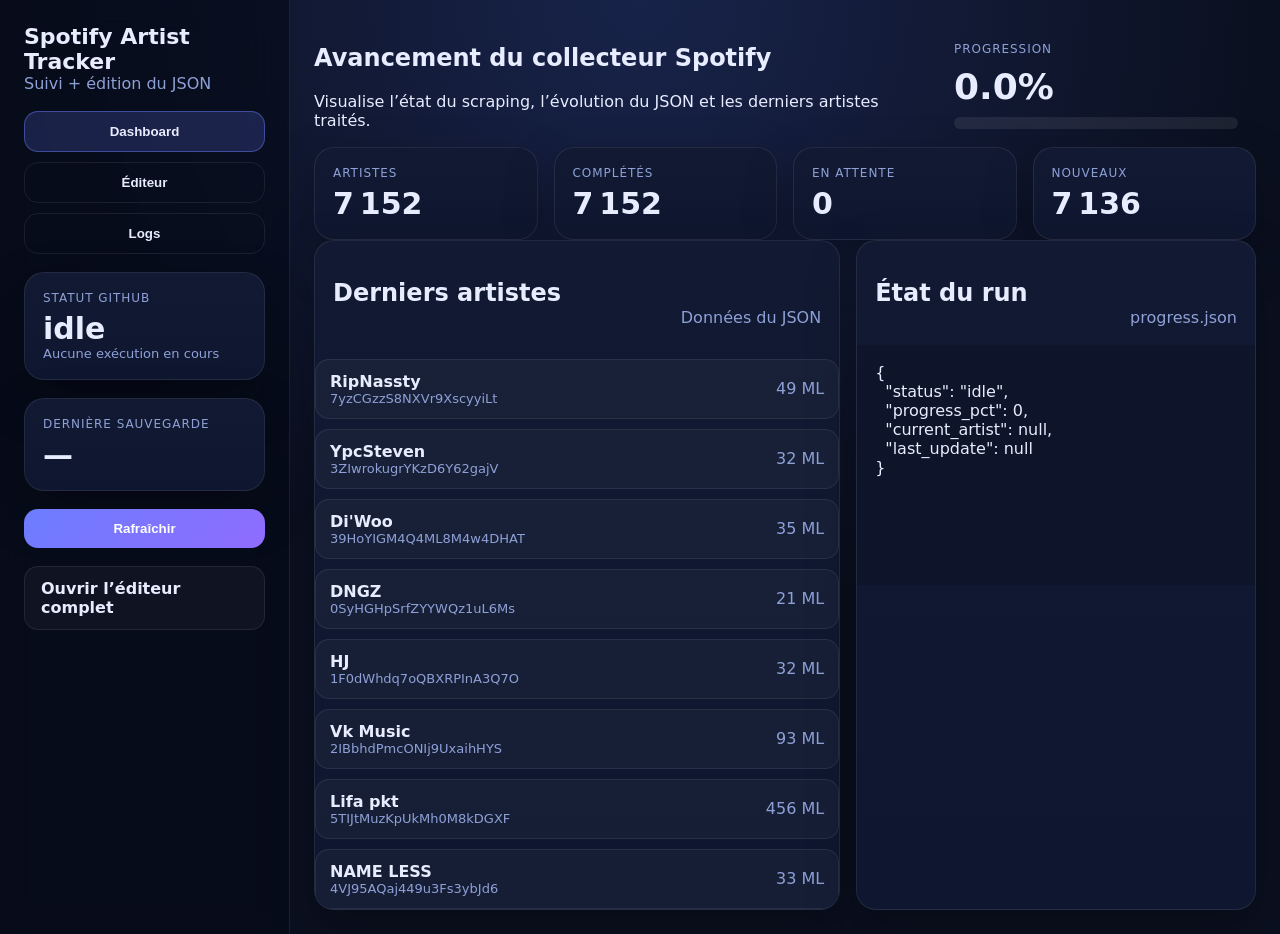
<file: index.html>
<!doctype html>
<html lang="fr">
<head>
  <meta charset="utf-8" />
  <meta name="viewport" content="width=device-width, initial-scale=1" />
  <title>Spotify Artist Tracker</title>
  <link rel="stylesheet" href="style.css" />
</head>
<body>
  <div class="app-shell">
    <aside class="sidebar">
      <div>
        <div class="brand">Spotify Artist Tracker</div>
        <div class="muted">Suivi + édition du JSON</div>
      </div>

      <nav class="nav">
        <button class="nav-btn active" data-view="dashboard">Dashboard</button>
        <button class="nav-btn" data-view="editor">Éditeur</button>
        <button class="nav-btn" data-view="logs">Logs</button>
      </nav>

      <div class="sidebar-card">
        <div class="label">Statut GitHub</div>
        <div id="ghStatus" class="big-value">Inconnu</div>
        <div id="ghMeta" class="muted small">Chargement...</div>
      </div>

      <div class="sidebar-card">
        <div class="label">Dernière sauvegarde</div>
        <div id="lastSave" class="big-value">—</div>
      </div>

      <button id="refreshBtn" class="primary-btn">Rafraîchir</button>
      <a class="secondary-link" href="editor.html">Ouvrir l’éditeur complet</a>
    </aside>

    <main class="content">
      <section id="dashboardView" class="view active">
        <header class="hero">
          <div>
            <h1>Avancement du collecteur Spotify</h1>
            <p>Visualise l’état du scraping, l’évolution du JSON et les derniers artistes traités.</p>
          </div>
          <div class="hero-card">
            <div class="label">Progression</div>
            <div id="progressText" class="progress-text">0%</div>
            <div class="progress-bar"><div id="progressFill" class="progress-fill"></div></div>
          </div>
        </header>

        <section class="grid stats-grid">
          <div class="card stat"><div class="label">Artistes</div><div id="totalArtists" class="value">0</div></div>
          <div class="card stat"><div class="label">Complétés</div><div id="doneArtists" class="value">0</div></div>
          <div class="card stat"><div class="label">En attente</div><div id="pendingArtists" class="value">0</div></div>
          <div class="card stat"><div class="label">Nouveaux</div><div id="newArtists" class="value">0</div></div>
        </section>

        <section class="grid two-col">
          <div class="card">
            <div class="section-head"><h2>Derniers artistes</h2><span class="muted">Données du JSON</span></div>
            <div id="recentArtists" class="list"></div>
          </div>
          <div class="card">
            <div class="section-head"><h2>État du run</h2><span class="muted">progress.json</span></div>
            <div id="runState" class="run-state"></div>
          </div>
        </section>
      </section>

      <section id="editorView" class="view">
        <header class="section-head">
          <div>
            <h2>Édition rapide</h2>
            <p class="muted">Modifie un artiste existant puis enregistre directement dans GitHub.</p>
          </div>
          <a class="secondary-link" href="editor.html">Éditeur avancé</a>
        </header>
        <div class="card editor-preview">
          <input id="searchInput" class="input" placeholder="Rechercher un artiste..." />
          <div id="quickList" class="artist-list"></div>
        </div>
      </section>

      <section id="logsView" class="view">
        <div class="card">
          <div class="section-head"><h2>Logs récents</h2><span class="muted">last-run.json</span></div>
          <pre id="logsBox" class="pre-box"></pre>
        </div>
      </section>
    </main>
  </div>
  <script src="app.js"></script>
</body>
</html>
</file>
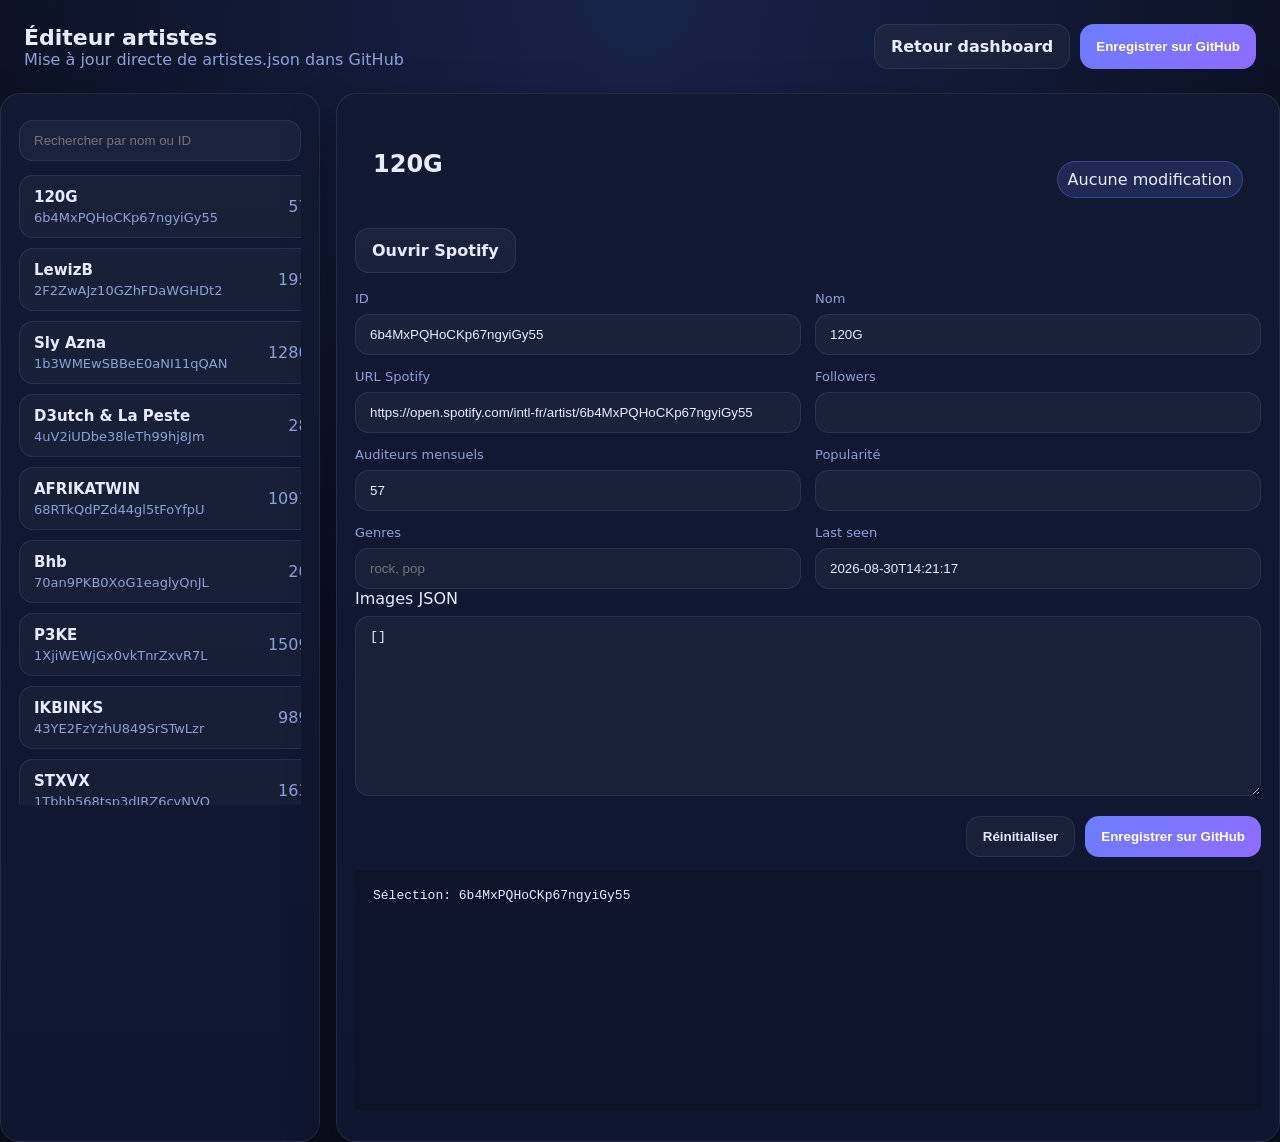
<file: editor.html>
<!doctype html>
<html lang="fr">
<head>
  <meta charset="utf-8" />
  <meta name="viewport" content="width=device-width, initial-scale=1" />
  <title>Éditeur artistes Spotify</title>
  <link rel="stylesheet" href="style.css" />
</head>
<body>
  <div class="editor-shell">
    <header class="topbar">
      <div>
        <div class="brand">Éditeur artistes</div>
        <div class="muted">Mise à jour directe de artistes.json dans GitHub</div>
      </div>
      <div class="top-actions">
        <a class="secondary-btn" href="index.html">Retour dashboard</a>
        <button id="saveBtn" class="primary-btn">Enregistrer sur GitHub</button>
      </div>
    </header>

    <div class="editor-layout">
      <aside class="panel">
        <input id="editorSearch" class="input" placeholder="Rechercher par nom ou ID" />
        <div id="artistIndex" class="index-list"></div>
      </aside>

      <section class="panel editor-main">
        <div class="section-head">
          <h2 id="editorTitle">Sélectionne un artiste</h2>
          <span id="dirtyFlag" class="badge">Aucune modification</span>
        </div>

        <div class="editor-actions">
          <a id="spotifyLink" href="#" target="_blank" rel="noopener noreferrer" class="secondary-btn" style="display:none;">
            Ouvrir Spotify
          </a>
        </div>

        <form id="artistForm" class="form-grid">
          <label>ID<input name="id" class="input" disabled /></label>
          <label>Nom<input name="name" class="input" /></label>
          <label>URL Spotify<input name="url" class="input" /></label>
          <label>Followers<input name="followers" class="input" type="number" /></label>
          <label>Auditeurs mensuels<input name="monthly_listeners" class="input" type="number" /></label>
          <label>Popularité<input name="popularity" class="input" type="number" /></label>
          <label>Genres<input name="genres" class="input" placeholder="rock, pop" /></label>
          <label>Last seen<input name="last_seen" class="input" /></label>
        </form>

        <label>Images JSON<textarea name="images" id="imagesField" class="textarea"></textarea></label>

        <div class="editor-footer">
          <button id="resetBtn" type="button" class="secondary-btn">Réinitialiser</button>
          <button id="saveBtnBottom" type="button" class="primary-btn">Enregistrer sur GitHub</button>
        </div>

        <pre id="editorStatus" class="pre-box"></pre>
      </section>
    </div>
  </div>
  <script src="editor.js"></script>
</body>
</html>
</file>
<file: style.css>
:root{
  --bg:#0b1020;
  --panel:#121a33;
  --panel2:#0f1730;
  --text:#e8ecff;
  --muted:#8ea0d6;
  --line:rgba(255,255,255,.08);
  --accent:#6c7dff;
  --accent2:#42d3a1;
  --radius:20px;
  --shadow:0 20px 50px rgba(0,0,0,.28);
}
*{box-sizing:border-box}
body{
  margin:0;
  font-family:Inter,system-ui,Segoe UI,Roboto,Arial,sans-serif;
  background:radial-gradient(circle at top,#18234a,#0b1020 55%);
  color:var(--text)
}
a{color:inherit;text-decoration:none}
.app-shell,.editor-shell{min-height:100vh}
.app-shell{
  display:grid;
  grid-template-columns:290px 1fr
}
.sidebar{
  padding:24px;
  background:rgba(6,10,24,.62);
  backdrop-filter:blur(16px);
  border-right:1px solid var(--line);
  display:flex;
  flex-direction:column;
  gap:18px
}
.brand{font-size:22px;font-weight:800}
.muted{color:var(--muted)}
.small{font-size:13px}
.sidebar-card,.card,.panel{
  background:linear-gradient(180deg,var(--panel),var(--panel2));
  border:1px solid var(--line);
  border-radius:var(--radius);
  box-shadow:var(--shadow)
}
.sidebar-card{padding:18px}
.label{
  font-size:12px;
  text-transform:uppercase;
  letter-spacing:.08em;
  color:var(--muted)
}
.big-value,.value{font-size:30px;font-weight:800;margin-top:6px}
.nav{display:grid;gap:10px}
.nav-btn,.primary-btn,.secondary-btn,.secondary-link{
  border:none;
  border-radius:14px;
  padding:12px 16px;
  font-weight:700;
  cursor:pointer;
  display:inline-flex;
  align-items:center;
  justify-content:center
}
.nav-btn{
  background:transparent;
  color:var(--text);
  border:1px solid var(--line)
}
.nav-btn.active{
  background:rgba(108,125,255,.2);
  border-color:rgba(108,125,255,.45)
}
.primary-btn{
  background:linear-gradient(135deg,var(--accent),#8f6cff);
  color:white
}
.secondary-btn,.secondary-link{
  background:rgba(255,255,255,.04);
  border:1px solid var(--line);
  color:var(--text)
}
.content{
  padding:24px;
  display:flex;
  flex-direction:column;
  gap:20px
}
.view{display:none}
.view.active{display:block}
.hero{
  display:flex;
  justify-content:space-between;
  gap:20px;
  align-items:stretch
}
.hero-card{min-width:320px}
.hero-card,.section-head,.stat,.editor-preview,.run-state,.pre-box{padding:18px}
.progress-text{
  font-size:36px;
  font-weight:900;
  margin:10px 0
}
.progress-bar{
  height:12px;
  background:rgba(255,255,255,.08);
  border-radius:999px;
  overflow:hidden
}
.progress-fill{
  height:100%;
  width:0;
  background:linear-gradient(90deg,var(--accent2),var(--accent));
  transition:width .25s ease
}
.grid{display:grid;gap:16px}
.stats-grid{grid-template-columns:repeat(4,minmax(0,1fr))}
.two-col{grid-template-columns:1.25fr .95fr}
.card,.panel{overflow:hidden}
.section-head{
  display:flex;
  justify-content:space-between;
  align-items:end;
  gap:10px
}
.list,.artist-list,.index-list{
  display:grid;
  gap:10px;
  margin-top:14px
}
.artist-row,.artist-item{
  padding:12px 14px;
  border-radius:14px;
  background:rgba(255,255,255,.03);
  border:1px solid var(--line)
}
.artist-row{
  display:flex;
  justify-content:space-between;
  gap:12px
}
.badge{
  padding:8px 10px;
  border-radius:999px;
  background:rgba(108,125,255,.16);
  border:1px solid rgba(108,125,255,.35)
}
.run-state,.pre-box{
  white-space:pre-wrap;
  min-height:240px;
  background:rgba(0,0,0,.15)
}
.input,.textarea{
  width:100%;
  margin-top:8px;
  background:rgba(255,255,255,.04);
  border:1px solid var(--line);
  border-radius:14px;
  color:var(--text);
  padding:12px 14px;
  outline:none
}
.textarea{
  min-height:180px;
  resize:vertical
}
.editor-layout{
  display:grid;
  grid-template-columns:320px 1fr;
  gap:16px
}
.topbar{
  display:flex;
  justify-content:space-between;
  align-items:center;
  padding:24px
}
.top-actions{display:flex;gap:10px}
.panel{padding:18px}
.form-grid{
  display:grid;
  grid-template-columns:repeat(2,minmax(0,1fr));
  gap:14px
}
.form-grid label{
  display:block;
  font-size:13px;
  color:var(--muted)
}
.editor-footer{
  display:flex;
  justify-content:flex-end;
  gap:10px;
  margin-top:16px
}
.index-list{
  max-height:70vh;
  overflow:auto
}
.dirty{color:var(--accent2)}
@media (max-width: 1100px){
  .app-shell,.editor-layout,.stats-grid,.two-col,.hero{
    grid-template-columns:1fr;
    display:grid
  }
  .sidebar{
    border-right:none;
    border-bottom:1px solid var(--line)
  }
  .hero-card{min-width:0}
  .form-grid{grid-template-columns:1fr}
}
.artist-link {
  color: #ffffff;
  text-decoration: none;
}
.artist-link:hover {
  text-decoration: underline;
}
.artist-select {
  all: unset;
  cursor: pointer;
  font-weight: 800;
}
.editor-actions{
  display:flex;
  justify-content:flex-start;
  margin: 12px 0 18px 0;
}

.artist-row{
  display:flex;
  justify-content:space-between;
  align-items:center;
  gap:12px;
  padding:12px 14px;
  border-radius:14px;
  background:rgba(255,255,255,.03);
  border:1px solid var(--line);
  cursor:pointer;
}

.artist-main{
  display:flex;
  flex-direction:column;
  gap:4px;
}

.artist-select{
  background:transparent;
  border:none;
  padding:0;
  color:var(--text);
  font-weight:800;
  font-size:15px;
  cursor:pointer;
  text-align:left;
}

.artist-select:hover{
  text-decoration:underline;
}

.item-actions{
  display:flex;
  gap:8px;
  flex-shrink:0;
}
</file>
